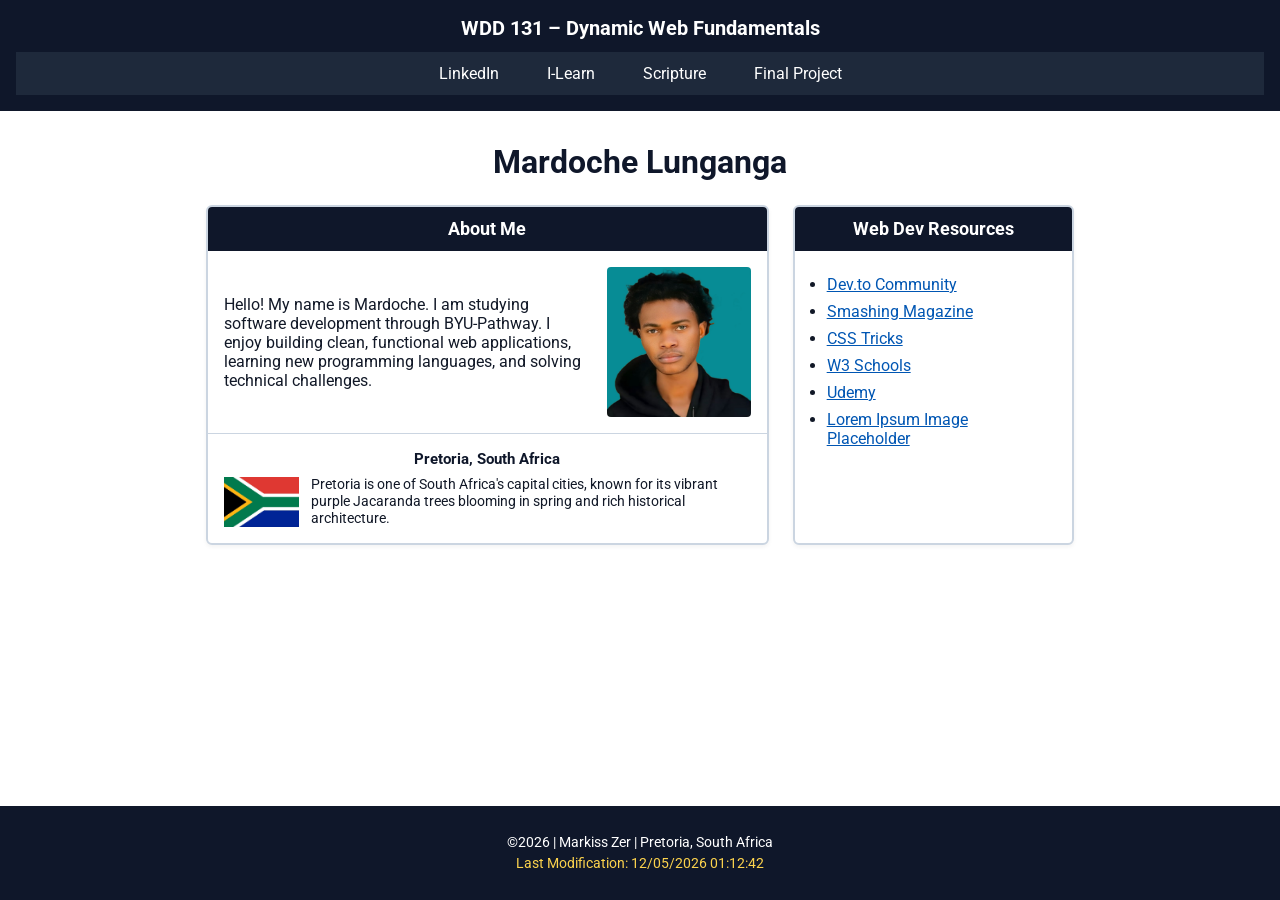
<file: index.html>
<!DOCTYPE html>
<html lang="en">

<head>
  <meta charset="UTF-8">
  <meta name="viewport" content="width=device-width, initial-scale=1.0">
  <title>WDD 131 – Dynamic Web Fundamentals – Markiss Zer</title>
  <meta name="description"
    content="WDD 131 – Dynamic Web Fundamentals - Markiss Zer - Course landing page showcasing web development projects, assignments, and resources.">
  <meta name="author" content="Markiss Zer">

  <!-- Google Fonts -->
  <link rel="preconnect" href="https://fonts.googleapis.com">
  <link rel="preconnect" href="https://fonts.gstatic.com" crossorigin>
  <link href="https://fonts.googleapis.com/css2?family=Roboto:wght@300;400;700&display=swap" rel="stylesheet">

  <!-- CSS stylesheet -->
  <link rel="stylesheet" href="styles/base.css">

  <!-- JavaScript with defer -->
  <script src="scripts/getdates.js" defer></script>
</head>

<body>
  <header>
    <span id="course-title">WDD 131 – Dynamic Web Fundamentals</span>
    <nav>
      <a href="https://www.linkedin.com" target="_blank">LinkedIn</a>
      <a href="https://byupw.instructure.com/" target="_blank">I-Learn</a>
      <a href="https://www.churchofjesuschrist.org/study/scriptures/bofm/1-ne/3?lang=eng&id=p7#p7"
        target="_blank">Scripture</a>
      <a href="#" target="_blank">Final Project</a>
    </nav>
  </header>

  <main>
    <h1>Mardoche Lunganga</h1>

    <div class="card-grid">
      <!-- First Card: About Me -->
      <section class="card">
        <h2>About Me</h2>
        <div class="card-content">
          <p>Hello! My name is Mardoche. I am studying software development through BYU-Pathway. I enjoy building clean,
            functional web applications, learning new programming languages, and solving technical challenges.</p>
          <img src="images/profile.jpg" alt="Profile photo of Mardoche" width="150" height="150">
        </div>
        <section class="sub-section">
          <h3>Pretoria, South Africa</h3>
          <div class="sub-content">
            <img src="images/flag.jpg" alt="South African Flag" width="80" height="50">
            <p>Pretoria is one of South Africa's capital cities, known for its vibrant purple Jacaranda trees blooming
              in spring and rich historical architecture.</p>
          </div>
        </section>
      </section>

      <!-- Second Card: Web Dev Resources -->
      <section class="card">
        <h2>Web Dev Resources</h2>
        <ul>
          <li><a href="https://dev.to" target="_blank">Dev.to Community</a></li>
          <li><a href="https://www.smashingmagazine.com" target="_blank">Smashing Magazine</a></li>
          <li><a href="https://css-tricks.com" target="_blank">CSS Tricks</a></li>
          <li><a href="https://www.w3schools.com" target="_blank">W3 Schools</a></li>
          <li><a href="https://www.udemy.com" target="_blank">Udemy</a></li>
          <li><a href="https://picsum.photos" target="_blank">Lorem Ipsum Image Placeholder</a></li>
        </ul>
      </section>
    </div>
  </main>

  <footer>
    <p>&copy;<span id="currentyear"></span> | Markiss Zer | Pretoria, South Africa</p>
    <p id="lastModified"></p>
  </footer>
</body>

</html>
</file>
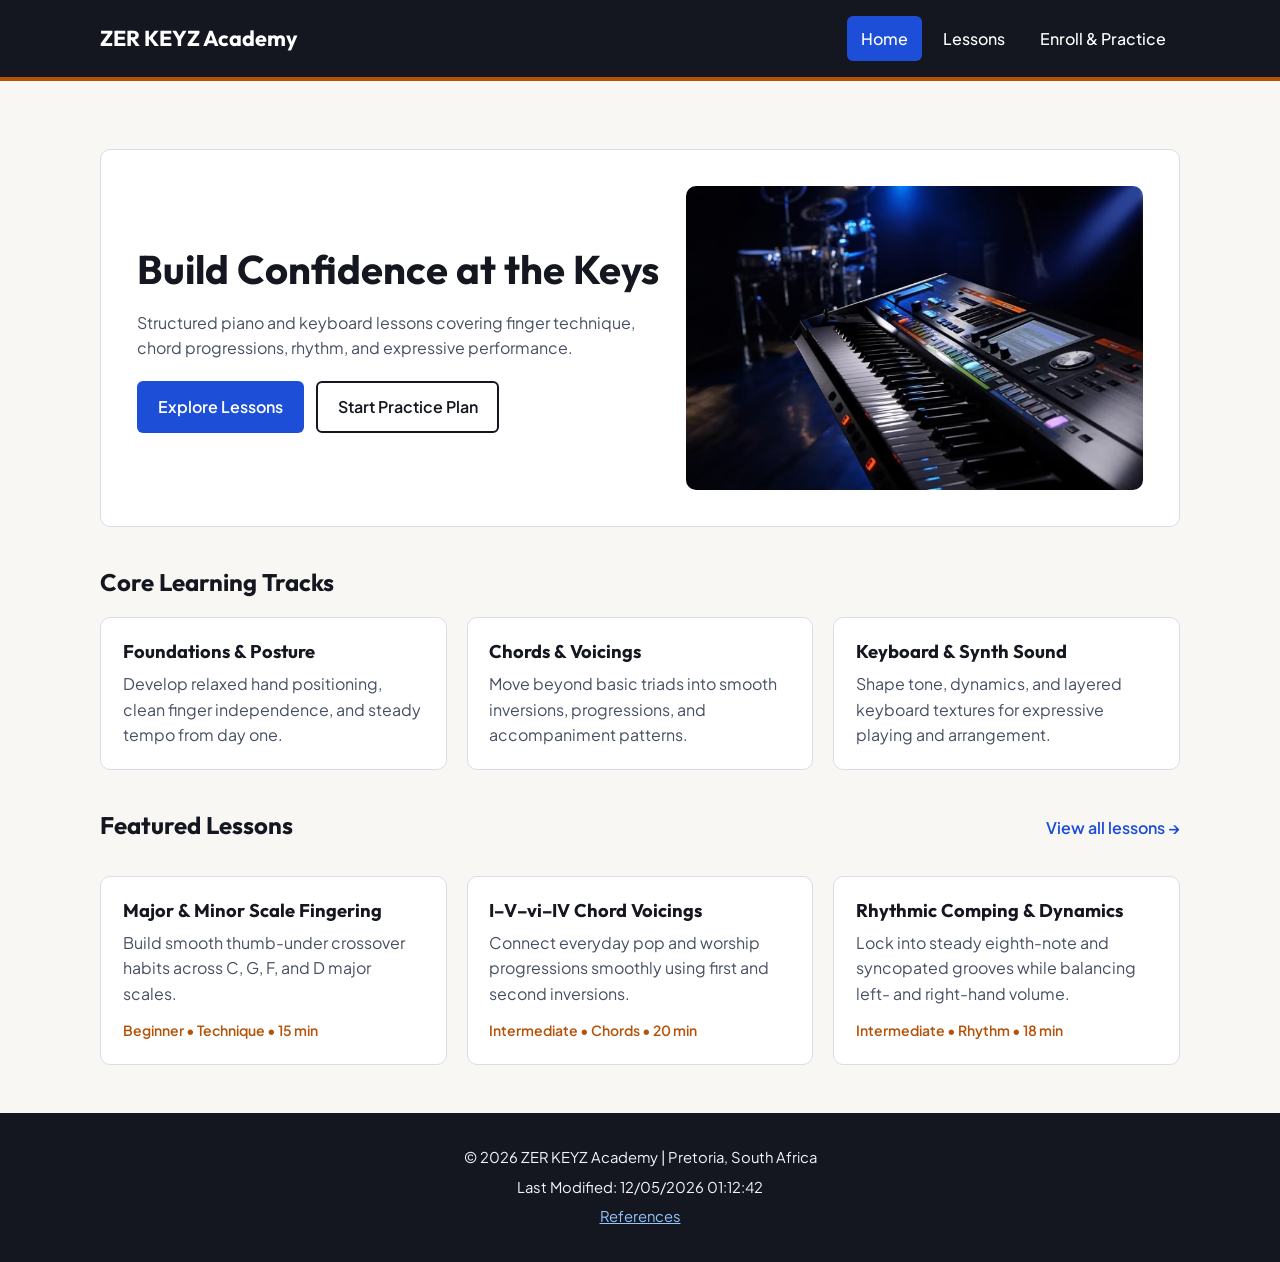
<file: projects/index.html>
<!DOCTYPE html>
<html lang="en">

<head>
  <meta charset="UTF-8">
  <meta name="viewport" content="width=device-width, initial-scale=1.0">
  <title>ZER KEYZ Academy | Piano &amp; Keyboard Learning</title>
  <meta name="description"
    content="Learn piano fundamentals, chords, keyboard voicings, and practice routines with ZER KEYZ Academy.">
  <meta name="author" content="Mardoche Lunganga">
  <link rel="preconnect" href="https://fonts.googleapis.com">
  <link rel="preconnect" href="https://fonts.gstatic.com" crossorigin>
  <link
    href="https://fonts.googleapis.com/css2?family=Outfit:wght@600;700&family=Plus+Jakarta+Sans:wght@400;500;600&display=swap"
    rel="stylesheet">
  <link rel="stylesheet" href="styles/base.css">
  <link rel="stylesheet" href="styles/large.css">
  <script src="scripts/main.js" defer></script>
</head>

<body>
  <header class="site-header">
    <div class="header-inner">
      <a class="brand" href="index.html">ZER KEYZ Academy</a>
      <button id="menu-toggle" class="menu-toggle" type="button" aria-expanded="false"
        aria-label="Toggle navigation menu">
        &#9776;
      </button>
      <nav id="primary-nav" class="primary-nav" aria-label="Main Navigation">
        <a href="index.html" class="active" aria-current="page">Home</a>
        <a href="lessons.html">Lessons</a>
        <a href="enroll.html">Enroll &amp; Practice</a>
      </nav>
    </div>
  </header>

  <main>
    <section class="hero">
      <div class="hero-content">
        <h1>Build Confidence at the Keys</h1>
        <p>Structured piano and keyboard lessons covering finger technique, chord progressions, rhythm, and expressive
          performance.</p>
        <div class="hero-actions">
          <a class="btn btn-primary" href="lessons.html">Explore Lessons</a>
          <a class="btn btn-secondary" href="enroll.html">Start Practice Plan</a>
        </div>
      </div>
      <div class="hero-media">
        <img src="images/hero-keys.webp" alt="Piano and keyboard keys prepared for a practice session" width="800"
          height="500">
      </div>
    </section>

    <section class="tracks-section" aria-labelledby="tracks-heading">
      <h2 id="tracks-heading">Core Learning Tracks</h2>
      <div class="card-grid">
        <article class="info-card">
          <h3>Foundations &amp; Posture</h3>
          <p>Develop relaxed hand positioning, clean finger independence, and steady tempo from day one.</p>
        </article>
        <article class="info-card">
          <h3>Chords &amp; Voicings</h3>
          <p>Move beyond basic triads into smooth inversions, progressions, and accompaniment patterns.</p>
        </article>
        <article class="info-card">
          <h3>Keyboard &amp; Synth Sound</h3>
          <p>Shape tone, dynamics, and layered keyboard textures for expressive playing and arrangement.</p>
        </article>
      </div>
    </section>

    <section class="featured-section" aria-labelledby="featured-heading">
      <div class="section-header">
        <h2 id="featured-heading">Featured Lessons</h2>
        <a href="lessons.html" class="text-link">View all lessons &rarr;</a>
      </div>
      <div id="featured-lessons" class="card-grid"></div>
    </section>
  </main>

  <footer class="site-footer">
    <p>&copy; <span id="current-year"></span> ZER KEYZ Academy | Pretoria, South Africa</p>
    <p id="last-modified"></p>
    <p><a href="references.html">References</a></p>
  </footer>
</body>

</html>
</file>
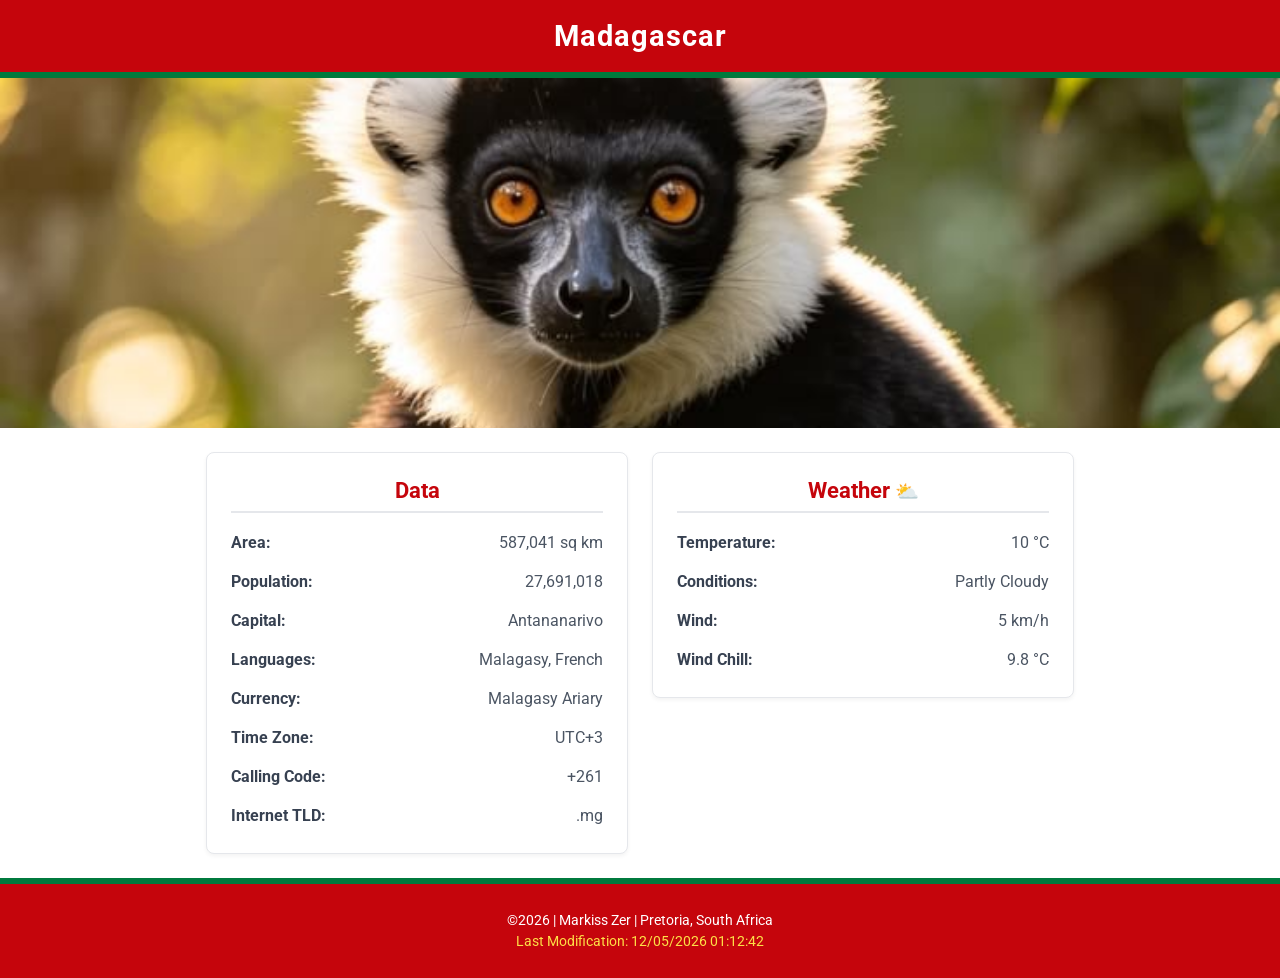
<file: place.html>
<!DOCTYPE html>
<html lang="en">

<head>
  <meta charset="UTF-8">
  <meta name="viewport" content="width=device-width, initial-scale=1.0">
  <title>WDD 131 – Country Page – Madagascar – Mardoche Lunganga</title>
  <meta name="description"
    content="WDD 131 Country Page assignment featuring Madagascar, responsive layout, CSS variables, and wind chill JavaScript calculation.">
  <meta name="author" content="Mardoche Lunganga">

  <!-- Google Fonts -->
  <link rel="preconnect" href="https://fonts.googleapis.com">
  <link rel="preconnect" href="https://fonts.gstatic.com" crossorigin>
  <link href="https://fonts.googleapis.com/css2?family=Roboto:wght@300;400;700&display=swap" rel="stylesheet">

  <!-- CSS Stylesheet -->
  <link rel="stylesheet" href="styles/place.css">
  <link rel="stylesheet" href="styles/place-large.css">

  <!-- JavaScript with defer -->
  <script src="scripts/place.js" defer></script>
</head>

<body>
  <header>
    <h1>Madagascar</h1>
  </header>

  <main>
    <div class="hero">
      <!-- Responsive WebP Image using srcset -->
      <picture>
        <source media="(min-width: 768px)" srcset="images/madagascar-large.webp">
        <img src="images/madagascar-medium.webp" alt="Lemur in Madagascar" width="1000" height="667" loading="lazy">
      </picture>
    </div>

    <div class="content-container">
      <section class="card data-card">
        <h2>Data</h2>
        <ul class="data-list">
          <li><span class="label">Area:</span> <span class="value">587,041 sq km</span></li>
          <li><span class="label">Population:</span> <span class="value">27,691,018</span></li>
          <li><span class="label">Capital:</span> <span class="value">Antananarivo</span></li>
          <li><span class="label">Languages:</span> <span class="value">Malagasy, French</span></li>
          <li><span class="label">Currency:</span> <span class="value">Malagasy Ariary</span></li>
          <li><span class="label">Time Zone:</span> <span class="value">UTC+3</span></li>
          <li><span class="label">Calling Code:</span> <span class="value">+261</span></li>
          <li><span class="label">Internet TLD:</span> <span class="value">.mg</span></li>
        </ul>
      </section>

      <section class="card weather-card">
        <h2>Weather</h2>
        <div class="weather-icon-container">
          <!-- SVG Weather Icon for Mobile view -->
          <svg class="weather-svg" xmlns="http://www.w3.org/2000/svg" viewBox="0 0 64 64" width="64" height="64"
            aria-label="Partly Cloudy Icon">
            <path fill="#f59e0b" d="M30 18a10 10 0 1 1-10-10 10 10 0 0 1 10 10z" />
            <path fill="#94a3b8"
              d="M46 32a12 12 0 0 0-22.1-6.5A10 10 0 0 0 14 34a10 10 0 0 0 10 10h22a10 10 0 0 0 0-20z" />
          </svg>
        </div>
        <ul class="data-list">
          <li><span class="label">Temperature:</span> <span id="temp" class="value">10 °C</span></li>
          <li><span class="label">Conditions:</span> <span class="value">Partly Cloudy</span></li>
          <li><span class="label">Wind:</span> <span id="wind" class="value">5 km/h</span></li>
          <li><span class="label">Wind Chill:</span> <span id="chill" class="value">0</span></li>
        </ul>
      </section>
    </div>
  </main>

  <footer>
    <p>&copy;<span id="currentyear"></span> | Markiss Zer | Pretoria, South Africa</p>
    <p id="lastModified"></p>
  </footer>
</body>

</html>
</file>
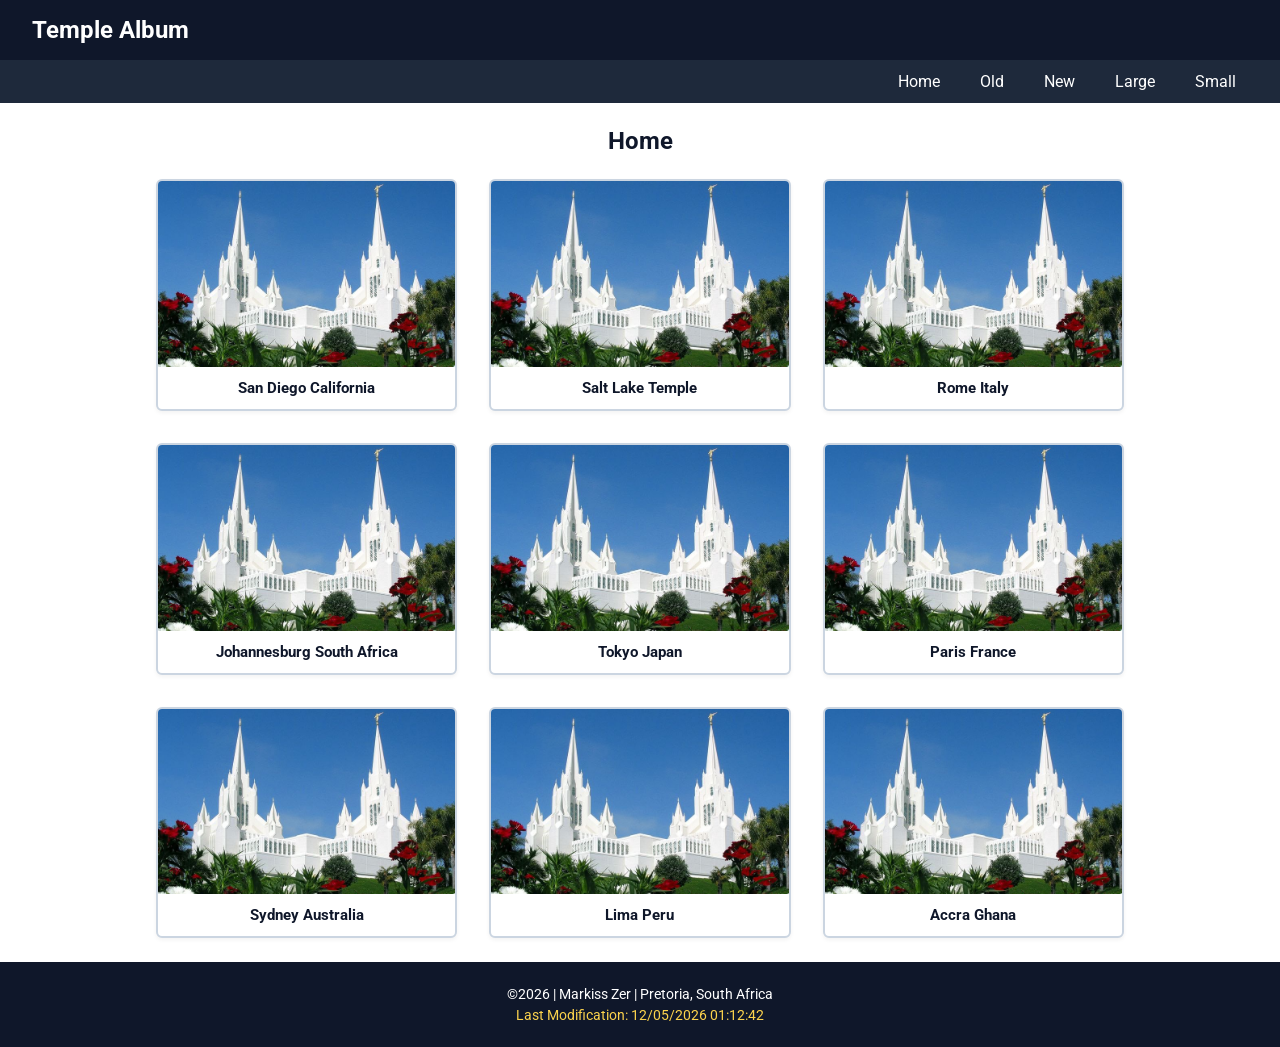
<file: temples.html>
<!DOCTYPE html>
<html lang="en">

<head>
  <meta charset="UTF-8">
  <meta name="viewport" content="width=device-width, initial-scale=1.0">
  <title>WDD 131 – Temple Album – Markiss Zer</title>
  <meta name="description"
    content="WDD 131 - Temple Album assignment showcasing responsive layouts, CSS Grid, Flexbox, and JavaScript interactivity.">
  <meta name="author" content="Markiss Zer">

  <!-- Google Fonts -->
  <link rel="preconnect" href="https://fonts.googleapis.com">
  <link rel="preconnect" href="https://fonts.gstatic.com" crossorigin>
  <link href="https://fonts.googleapis.com/css2?family=Roboto:wght@300;400;700&display=swap" rel="stylesheet">

  <!-- CSS Stylesheets (Mobile-first order) -->
  <link rel="stylesheet" href="styles/temples.css">
  <link rel="stylesheet" href="styles/temples-large.css">

  <!-- JavaScript with defer -->
  <script src="scripts/temples.js" defer></script>
</head>

<body>
  <header>
    <div class="header-container">
      <h1>Temple Album</h1>
      <button id="menu" aria-label="Open Navigation Menu"></button>
    </div>
    <nav class="navigation">
      <a href="#">Home</a>
      <a href="#">Old</a>
      <a href="#">New</a>
      <a href="#">Large</a>
      <a href="#">Small</a>
    </nav>
  </header>

  <main>
    <h2>Home</h2>
    <div class="res-grid">
      <figure>
        <img src="images/temple.jpg" alt="San Diego California Temple" loading="lazy">
        <figcaption>San Diego California</figcaption>
      </figure>
      <figure>
        <img src="images/temple.jpg" alt="Salt Lake Temple" loading="lazy">
        <figcaption>Salt Lake Temple</figcaption>
      </figure>
      <figure>
        <img src="images/temple.jpg" alt="Rome Italy Temple" loading="lazy">
        <figcaption>Rome Italy</figcaption>
      </figure>
      <figure>
        <img src="images/temple.jpg" alt="Johannesburg South Africa Temple" loading="lazy">
        <figcaption>Johannesburg South Africa</figcaption>
      </figure>
      <figure>
        <img src="images/temple.jpg" alt="Tokyo Japan Temple" loading="lazy">
        <figcaption>Tokyo Japan</figcaption>
      </figure>
      <figure>
        <img src="images/temple.jpg" alt="Paris France Temple" loading="lazy">
        <figcaption>Paris France</figcaption>
      </figure>
      <figure>
        <img src="images/temple.jpg" alt="Sydney Australia Temple" loading="lazy">
        <figcaption>Sydney Australia</figcaption>
      </figure>
      <figure>
        <img src="images/temple.jpg" alt="Lima Peru Temple" loading="lazy">
        <figcaption>Lima Peru</figcaption>
      </figure>
      <figure>
        <img src="images/temple.jpg" alt="Accra Ghana Temple" loading="lazy">
        <figcaption>Accra Ghana</figcaption>
      </figure>
    </div>
  </main>

  <footer>
    <p>&copy;<span id="currentyear"></span> | Markiss Zer | Pretoria, South Africa</p>
    <p id="lastModified"></p>
  </footer>
</body>

</html>
</file>
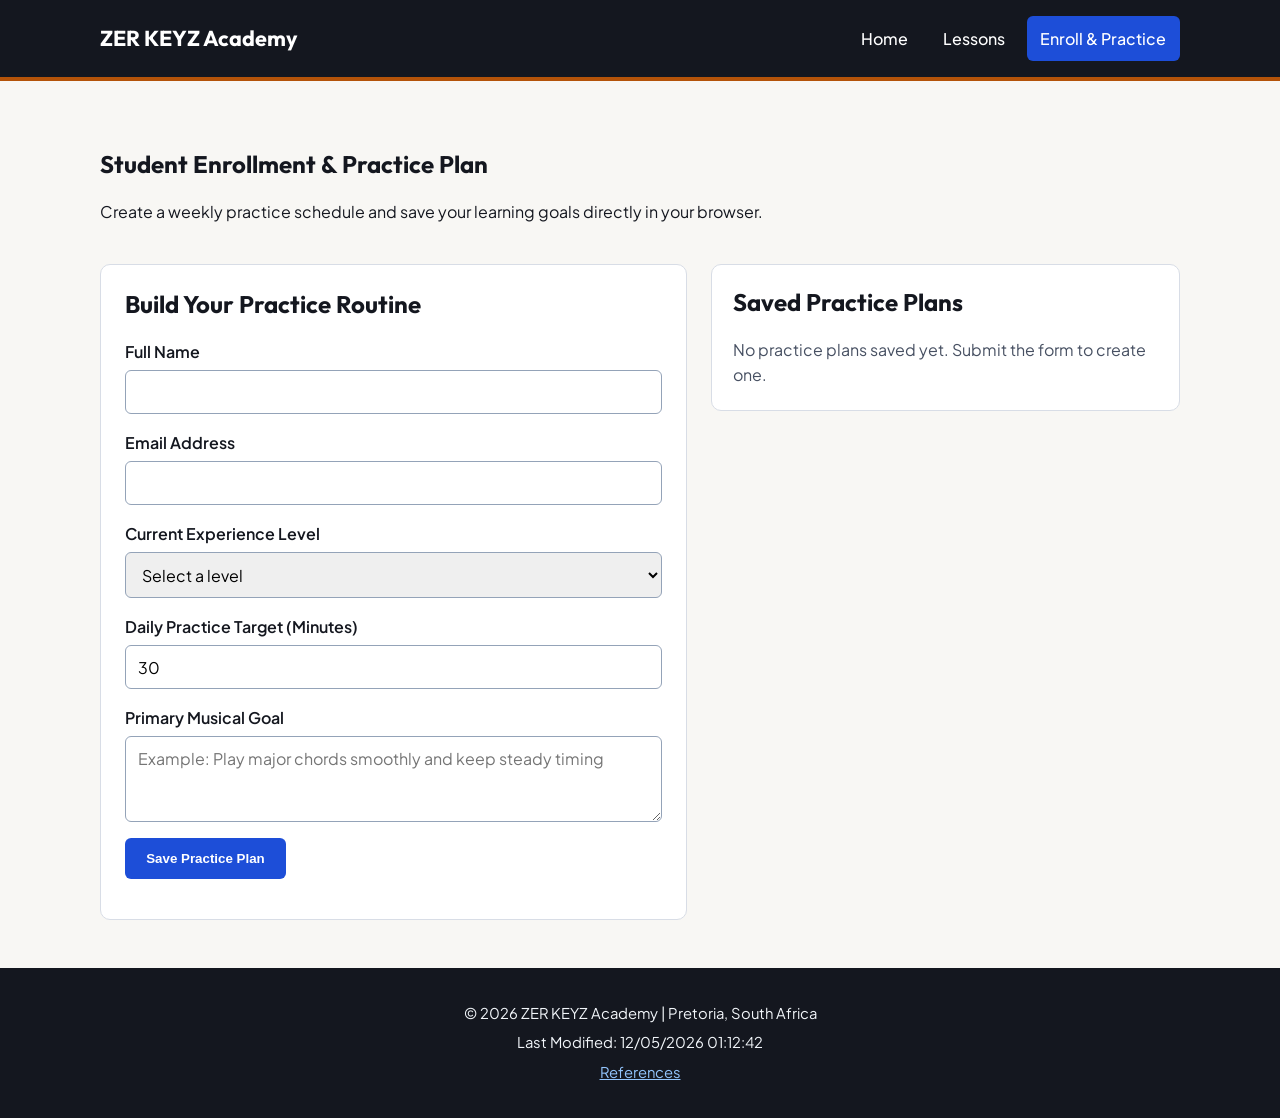
<file: projects/enroll.html>
<!DOCTYPE html>
<html lang="en">

<head>
  <meta charset="UTF-8">
  <meta name="viewport" content="width=device-width, initial-scale=1.0">
  <title>Enroll &amp; Practice Plan | ZER KEYZ Academy</title>
  <meta name="description"
    content="Enroll at ZER KEYZ Academy and save a personalized weekly piano or keyboard practice routine.">
  <meta name="author" content="Mardoche Lunganga">
  <link rel="preconnect" href="https://fonts.googleapis.com">
  <link rel="preconnect" href="https://fonts.gstatic.com" crossorigin>
  <link
    href="https://fonts.googleapis.com/css2?family=Outfit:wght@600;700&family=Plus+Jakarta+Sans:wght@400;500;600&display=swap"
    rel="stylesheet">
  <link rel="stylesheet" href="styles/base.css">
  <link rel="stylesheet" href="styles/large.css">
  <script src="scripts/main.js" defer></script>
  <script src="scripts/enroll.js" defer></script>
</head>

<body>
  <header class="site-header">
    <div class="header-inner">
      <a class="brand" href="index.html">ZER KEYZ Academy</a>
      <button id="menu-toggle" class="menu-toggle" type="button" aria-expanded="false"
        aria-label="Toggle navigation menu">
        &#9776;
      </button>
      <nav id="primary-nav" class="primary-nav" aria-label="Main Navigation">
        <a href="index.html">Home</a>
        <a href="lessons.html">Lessons</a>
        <a href="enroll.html" class="active" aria-current="page">Enroll &amp; Practice</a>
      </nav>
    </div>
  </header>

  <main>
    <section class="page-intro">
      <h1>Student Enrollment &amp; Practice Plan</h1>
      <p>Create a weekly practice schedule and save your learning goals directly in your browser.</p>
    </section>

    <section class="form-layout" aria-labelledby="form-heading">
      <form id="practice-form" class="academy-form" novalidate>
        <h2 id="form-heading">Build Your Practice Routine</h2>

        <div class="form-group">
          <label for="student-name">Full Name</label>
          <input id="student-name" name="studentName" type="text" required autocomplete="name">
        </div>

        <div class="form-group">
          <label for="student-email">Email Address</label>
          <input id="student-email" name="studentEmail" type="email" required autocomplete="email">
        </div>

        <div class="form-group">
          <label for="skill-level">Current Experience Level</label>
          <select id="skill-level" name="skillLevel" required>
            <option value="">Select a level</option>
            <option value="Beginner">Beginner</option>
            <option value="Intermediate">Intermediate</option>
            <option value="Returning Player">Returning Player</option>
          </select>
        </div>

        <div class="form-group">
          <label for="minutes-per-day">Daily Practice Target (Minutes)</label>
          <input id="minutes-per-day" name="minutesPerDay" type="number" min="10" max="180" value="30" required>
        </div>

        <div class="form-group">
          <label for="practice-notes">Primary Musical Goal</label>
          <textarea id="practice-notes" name="practiceNotes" rows="3"
            placeholder="Example: Play major chords smoothly and keep steady timing"></textarea>
        </div>

        <button type="submit" class="btn btn-primary">Save Practice Plan</button>
        <p id="form-feedback" class="feedback-msg" role="status" aria-live="polite"></p>
      </form>

      <aside id="saved-plans-section" class="info-card" aria-labelledby="saved-heading">
        <h2 id="saved-heading">Saved Practice Plans</h2>
        <div id="saved-plans-list"></div>
      </aside>
    </section>
  </main>

  <footer class="site-footer">
    <p>&copy; <span id="current-year"></span> ZER KEYZ Academy | Pretoria, South Africa</p>
    <p id="last-modified"></p>
    <p><a href="references.html">References</a></p>
  </footer>
</body>

</html>
</file>
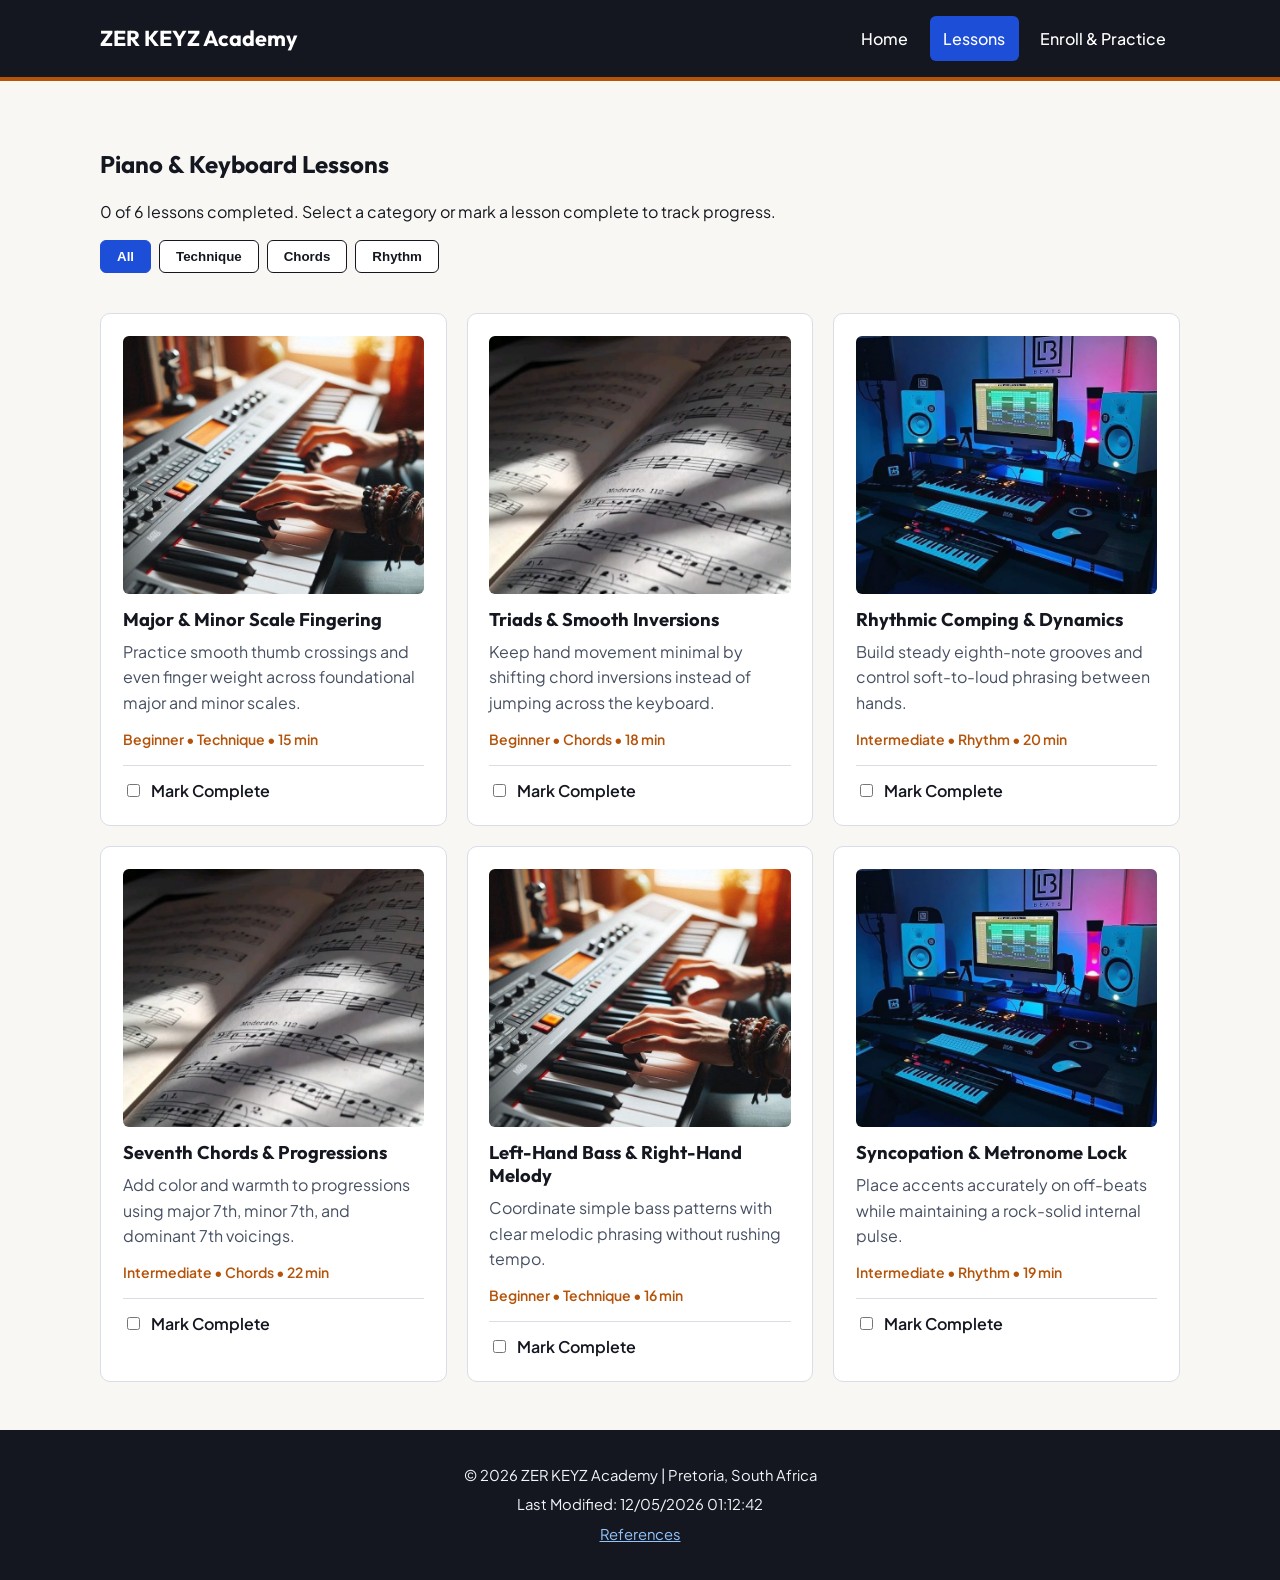
<file: projects/lessons.html>
<!DOCTYPE html>
<html lang="en">

<head>
  <meta charset="UTF-8">
  <meta name="viewport" content="width=device-width, initial-scale=1.0">
  <title>Lessons | ZER KEYZ Academy</title>
  <meta name="description"
    content="Browse filterable piano and keyboard lessons by category and track completed practice modules at ZER KEYZ Academy.">
  <meta name="author" content="Mardoche Lunganga">
  <link rel="preconnect" href="https://fonts.googleapis.com">
  <link rel="preconnect" href="https://fonts.gstatic.com" crossorigin>
  <link
    href="https://fonts.googleapis.com/css2?family=Outfit:wght@600;700&family=Plus+Jakarta+Sans:wght@400;500;600&display=swap"
    rel="stylesheet">
  <link rel="stylesheet" href="styles/base.css">
  <link rel="stylesheet" href="styles/large.css">
  <script src="scripts/main.js" defer></script>
  <script src="scripts/lessons.js" defer></script>
</head>

<body>
  <header class="site-header">
    <div class="header-inner">
      <a class="brand" href="index.html">ZER KEYZ Academy</a>
      <button id="menu-toggle" class="menu-toggle" type="button" aria-expanded="false"
        aria-label="Toggle navigation menu">
        &#9776;
      </button>
      <nav id="primary-nav" class="primary-nav" aria-label="Main Navigation">
        <a href="index.html">Home</a>
        <a href="lessons.html" class="active" aria-current="page">Lessons</a>
        <a href="enroll.html">Enroll &amp; Practice</a>
      </nav>
    </div>
  </header>

  <main>
    <section class="page-intro">
      <h1>Piano &amp; Keyboard Lessons</h1>
      <p id="progress-summary">Filter lessons by focus area and mark modules complete as you practice.</p>
      <div class="filter-bar" role="group" aria-label="Filter lessons by category">
        <button type="button" class="filter-btn active" data-category="All">All</button>
        <button type="button" class="filter-btn" data-category="Technique">Technique</button>
        <button type="button" class="filter-btn" data-category="Chords">Chords</button>
        <button type="button" class="filter-btn" data-category="Rhythm">Rhythm</button>
      </div>
    </section>

    <section aria-labelledby="catalog-heading">
      <h2 id="catalog-heading" class="visually-hidden">Lesson Catalog</h2>
      <div id="lessons-grid" class="card-grid"></div>
    </section>
  </main>

  <footer class="site-footer">
    <p>&copy; <span id="current-year"></span> ZER KEYZ Academy | Pretoria, South Africa</p>
    <p id="last-modified"></p>
    <p><a href="references.html">References</a></p>
  </footer>
</body>

</html>
</file>
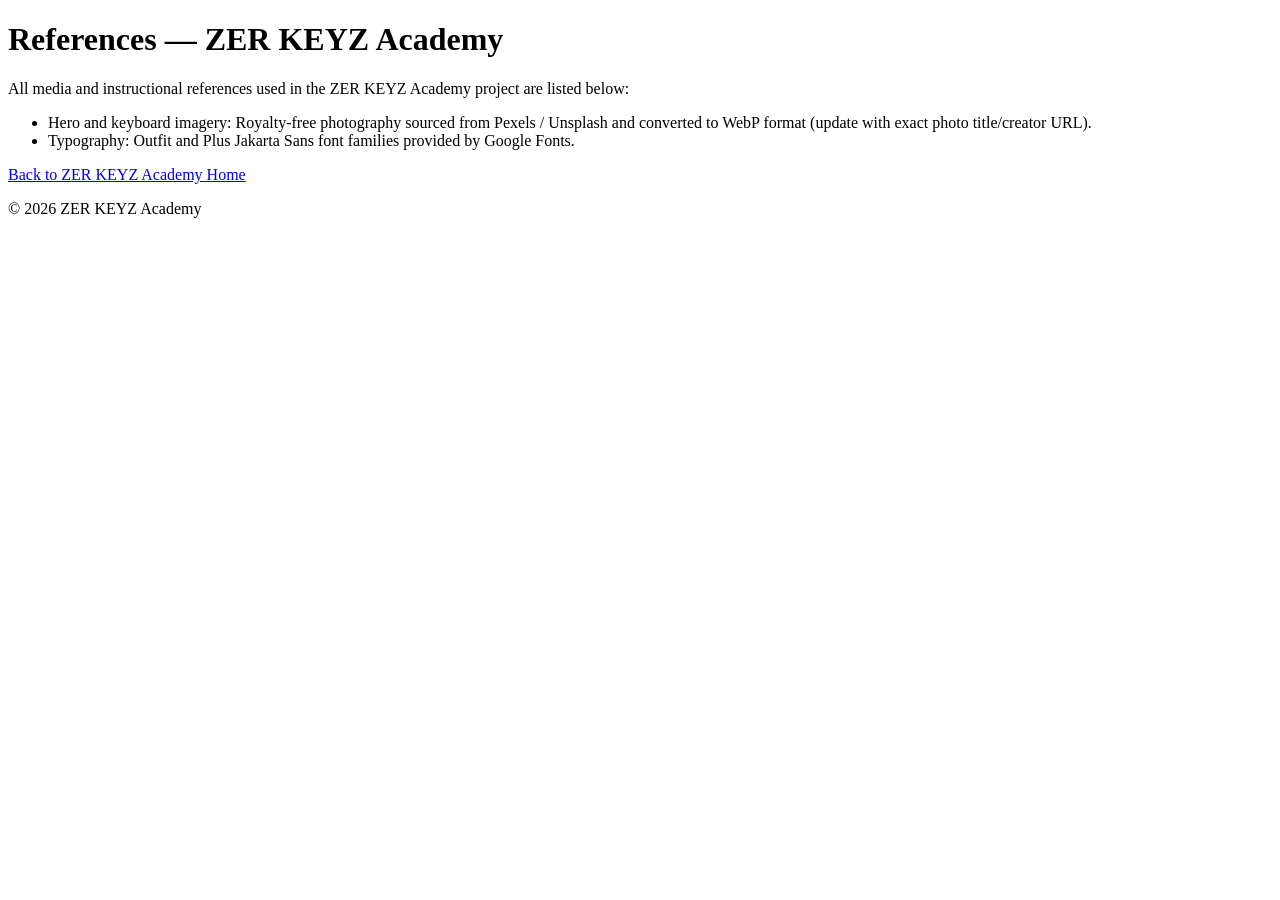
<file: projects/references.html>
<!DOCTYPE html>
<html lang="en">

<head>
  <meta charset="UTF-8">
  <meta name="viewport" content="width=device-width, initial-scale=1.0">
  <title>References | ZER KEYZ Academy</title>
</head>

<body>
  <header>
    <h1>References — ZER KEYZ Academy</h1>
  </header>

  <main>
    <p>All media and instructional references used in the ZER KEYZ Academy project are listed below:</p>
    <ul>
      <li>Hero and keyboard imagery: Royalty-free photography sourced from Pexels / Unsplash and converted to WebP
        format (update with exact photo title/creator URL).</li>
      <li>Typography: Outfit and Plus Jakarta Sans font families provided by Google Fonts.</li>
    </ul>
    <p><a href="index.html">Back to ZER KEYZ Academy Home</a></p>
  </main>

  <footer>
    <p>&copy; 2026 ZER KEYZ Academy</p>
  </footer>
</body>

</html>
</file>
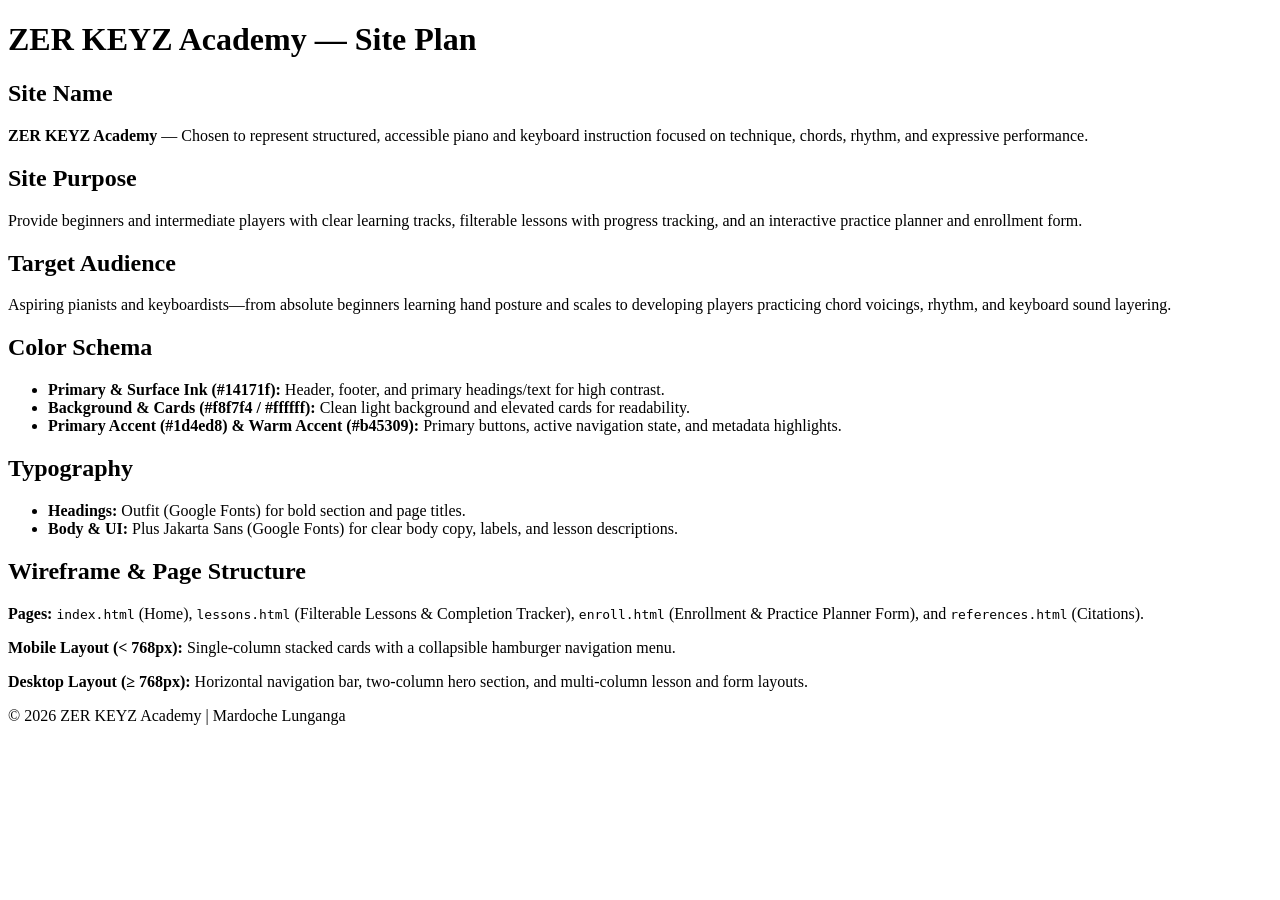
<file: projects/siteplan.html>
<!DOCTYPE html>
<html lang="en">

<head>
  <meta charset="UTF-8">
  <meta name="viewport" content="width=device-width, initial-scale=1.0">
  <title>Site Plan | ZER KEYZ Academy</title>
  <meta name="description"
    content="Website planning document for ZER KEYZ Academy covering purpose, audience, color palette, typography, and layout wireframes.">
  <meta name="author" content="Mardoche Lunganga">
</head>

<body>
  <header>
    <h1>ZER KEYZ Academy — Site Plan</h1>
  </header>

  <main>
    <section>
      <h2>Site Name</h2>
      <p><strong>ZER KEYZ Academy</strong> — Chosen to represent structured, accessible piano and keyboard instruction
        focused on technique, chords, rhythm, and expressive performance.</p>
    </section>

    <section>
      <h2>Site Purpose</h2>
      <p>Provide beginners and intermediate players with clear learning tracks, filterable lessons with progress
        tracking, and an interactive practice planner and enrollment form.</p>
    </section>

    <section>
      <h2>Target Audience</h2>
      <p>Aspiring pianists and keyboardists—from absolute beginners learning hand posture and scales to developing
        players practicing chord voicings, rhythm, and keyboard sound layering.</p>
    </section>

    <section>
      <h2>Color Schema</h2>
      <ul>
        <li><strong>Primary &amp; Surface Ink (#14171f):</strong> Header, footer, and primary headings/text for high
          contrast.</li>
        <li><strong>Background &amp; Cards (#f8f7f4 / #ffffff):</strong> Clean light background and elevated cards for
          readability.</li>
        <li><strong>Primary Accent (#1d4ed8) &amp; Warm Accent (#b45309):</strong> Primary buttons, active navigation
          state, and metadata highlights.</li>
      </ul>
    </section>

    <section>
      <h2>Typography</h2>
      <ul>
        <li><strong>Headings:</strong> Outfit (Google Fonts) for bold section and page titles.</li>
        <li><strong>Body &amp; UI:</strong> Plus Jakarta Sans (Google Fonts) for clear body copy, labels, and lesson
          descriptions.</li>
      </ul>
    </section>

    <section>
      <h2>Wireframe &amp; Page Structure</h2>
      <p><strong>Pages:</strong> <code>index.html</code> (Home), <code>lessons.html</code> (Filterable Lessons &amp;
        Completion Tracker), <code>enroll.html</code> (Enrollment &amp; Practice Planner Form), and
        <code>references.html</code> (Citations).</p>
      <p><strong>Mobile Layout (&lt; 768px):</strong> Single-column stacked cards with a collapsible hamburger
        navigation menu.</p>
      <p><strong>Desktop Layout (&ge; 768px):</strong> Horizontal navigation bar, two-column hero section, and
        multi-column lesson and form layouts.</p>
    </section>
  </main>

  <footer>
    <p>&copy; 2026 ZER KEYZ Academy | Mardoche Lunganga</p>
  </footer>
</body>

</html>
</file>
<file: styles/base.css>
/* Base Styles & Typography */
* {
  box-sizing: border-box;
  margin: 0;
  padding: 0;
}

body {
  font-family: 'Roboto', sans-serif;
  background-color: #ffffff;
  /* Clean white background for max contrast */
  color: #111827;
  /* Dark near-black for high contrast readability */
  display: flex;
  flex-direction: column;
  min-height: 100vh;
}

/* Header & Flex Navigation */
header {
  background-color: #0f172a;
  /* Deep accessible navy */
  color: #ffffff;
  text-align: center;
  padding: 1rem;
}

#course-title {
  display: block;
  font-size: 1.25rem;
  font-weight: 700;
  margin-bottom: 0.75rem;
}

nav {
  display: flex;
  justify-content: center;
  background-color: #1e293b;
  flex-wrap: wrap;
}

nav a {
  color: #ffffff;
  /* White text on dark navy background has high contrast */
  padding: 0.75rem 1.5rem;
  text-decoration: none;
  display: block;
  transition: background-color 0.3s ease;
}

nav a:hover {
  background-color: #334155;
  text-decoration: underline;
}

/* Main Content Layout (CSS Grid) */
main {
  max-width: 900px;
  width: 100%;
  margin: 2rem auto;
  padding: 0 1rem;
  flex: 1;
}

main h1 {
  text-align: center;
  margin-bottom: 1.5rem;
  color: #0f172a;
}

.card-grid {
  display: grid;
  grid-template-columns: 2fr 1fr;
  gap: 1.5rem;
}

@media (max-width: 768px) {
  .card-grid {
    grid-template-columns: 1fr;
  }
}

.card {
  background: #ffffff;
  border: 2px solid #cbd5e1;
  /* Clear borders */
  border-radius: 6px;
  box-shadow: 0 2px 4px rgba(0, 0, 0, 0.05);
  overflow: hidden;
}

.card h2 {
  background-color: #0f172a;
  color: #ffffff;
  padding: 0.75rem 1rem;
  font-size: 1.1rem;
  text-align: center;
}

.card-content {
  padding: 1rem;
  display: flex;
  gap: 1rem;
  align-items: center;
}

.card-content img {
  border-radius: 4px;
  object-fit: cover;
}

.sub-section {
  border-top: 1px solid #cbd5e1;
  padding: 1rem;
}

.sub-section h3 {
  font-size: 0.95rem;
  margin-bottom: 0.5rem;
  color: #0f172a;
  text-align: center;
}

.sub-content {
  display: flex;
  gap: 0.75rem;
  align-items: center;
  font-size: 0.9rem;
}

.card ul {
  list-style-type: disc;
  padding: 1.5rem 2rem;
}

.card ul li {
  margin-bottom: 0.5rem;
}

.card ul li a {
  color: #0056b3;
  /* Darker accessible blue for links on white backgrounds */
  text-decoration: underline;
}

.card ul li a:hover {
  color: #003d82;
}

/* Footer */
footer {
  background-color: #0f172a;
  color: #ffffff;
  text-align: center;
  padding: 1.5rem;
  margin-top: auto;
  font-size: 0.9rem;
}

footer p {
  margin: 0.25rem 0;
}

#lastModified {
  color: #fcd34d;
  /* Bright high-contrast gold text */
}
</file>
<file: projects/styles/base.css>
:root {
  --bg-surface: #f8f7f4;
  --card-surface: #ffffff;
  --ink-primary: #14171f;
  --ink-secondary: #475062;
  --accent-primary: #1d4ed8;
  --accent-primary-hover: #1e40af;
  --accent-warm: #b45309;
  --border-subtle: #d8dde6;
  --radius-md: 10px;
}

*,
*::before,
*::after {
  box-sizing: border-box;
}

body {
  margin: 0;
  font-family: "Plus Jakarta Sans", sans-serif;
  line-height: 1.6;
  color: var(--ink-primary);
  background-color: var(--bg-surface);
}

h1,
h2,
h3 {
  font-family: "Outfit", sans-serif;
  line-height: 1.25;
  margin-top: 0;
}

img {
  max-width: 100%;
  height: auto;
  display: block;
}

/* Header & Navigation */
.site-header {
  background-color: var(--ink-primary);
  color: #ffffff;
  border-bottom: 4px solid var(--accent-warm);
}

.header-inner {
  max-width: 1120px;
  margin: 0 auto;
  padding: 1rem 1.25rem;
  display: flex;
  flex-wrap: wrap;
  align-items: center;
  justify-content: space-between;
  gap: 1rem;
}

.brand {
  color: #ffffff;
  text-decoration: none;
  font-family: "Outfit", sans-serif;
  font-size: 1.35rem;
  font-weight: 700;
}

.menu-toggle {
  background-color: transparent;
  color: #ffffff;
  border: 1px solid rgba(255, 255, 255, 0.35);
  border-radius: 6px;
  padding: 0.4rem 0.75rem;
  font-size: 1.25rem;
  cursor: pointer;
}

.menu-toggle:hover,
.menu-toggle:focus-visible {
  background-color: rgba(255, 255, 255, 0.12);
}

.primary-nav {
  display: none;
  flex-direction: column;
  width: 100%;
  gap: 0.5rem;
}

.primary-nav.open {
  display: flex;
}

.primary-nav a {
  color: #ffffff;
  text-decoration: none;
  padding: 0.6rem 0.85rem;
  border-radius: 6px;
  font-weight: 500;
}

.primary-nav a:hover,
.primary-nav a:focus-visible {
  background-color: rgba(255, 255, 255, 0.14);
}

.primary-nav a.active {
  background-color: var(--accent-primary);
}

/* Main Content */
main {
  max-width: 1120px;
  margin: 0 auto;
  padding: 1.75rem 1.25rem 3rem;
}

.hero {
  display: grid;
  grid-template-columns: 1fr;
  gap: 1.5rem;
  align-items: center;
  background-color: var(--card-surface);
  padding: 1.5rem;
  border-radius: var(--radius-md);
  border: 1px solid var(--border-subtle);
}

.hero h1 {
  font-size: 2rem;
  margin-bottom: 0.75rem;
}

.hero p {
  color: var(--ink-secondary);
  margin-bottom: 1.25rem;
}

.hero-actions {
  display: flex;
  flex-wrap: wrap;
  gap: 0.75rem;
}

.hero-media img {
  border-radius: var(--radius-md);
}

.btn {
  display: inline-block;
  padding: 0.7rem 1.2rem;
  border-radius: 6px;
  text-decoration: none;
  font-weight: 600;
  border: 2px solid transparent;
}

.btn-primary {
  background-color: var(--accent-primary);
  color: #ffffff;
}

.btn-primary:hover,
.btn-primary:focus-visible {
  background-color: var(--accent-primary-hover);
}

.btn-secondary {
  background-color: transparent;
  color: var(--ink-primary);
  border-color: var(--ink-primary);
}

.btn-secondary:hover,
.btn-secondary:focus-visible {
  background-color: var(--ink-primary);
  color: #ffffff;
}

section {
  margin-top: 2.5rem;
}

.section-header {
  display: flex;
  align-items: baseline;
  justify-content: space-between;
  gap: 1rem;
  margin-bottom: 1rem;
}

.text-link {
  color: var(--accent-primary);
  font-weight: 600;
  text-decoration: none;
}

.text-link:hover,
.text-link:focus-visible {
  text-decoration: underline;
}

.card-grid {
  display: grid;
  grid-template-columns: 1fr;
  gap: 1.25rem;
}

.info-card {
  background-color: var(--card-surface);
  border: 1px solid var(--border-subtle);
  border-radius: var(--radius-md);
  padding: 1.35rem;
}

.info-card h3 {
  margin-bottom: 0.5rem;
  font-size: 1.15rem;
}

.info-card p {
  margin: 0.4rem 0 0;
  color: var(--ink-secondary);
}

.lesson-meta {
  display: inline-block;
  margin-top: 0.75rem;
  font-size: 0.875rem;
  font-weight: 600;
  color: var(--accent-warm);
}

/* Footer */
.site-footer {
  background-color: var(--ink-primary);
  color: #f1f5f9;
  text-align: center;
  padding: 1.75rem 1.25rem;
  font-size: 0.925rem;
}

.site-footer p {
  margin: 0.35rem 0;
}

.site-footer a {
  color: #93c5fd;
}

.visually-hidden {
  position: absolute;
  width: 1px;
  height: 1px;
  overflow: hidden;
  clip: rect(0 0 0 0);
  white-space: nowrap;
}

.filter-bar {
  display: flex;
  flex-wrap: wrap;
  gap: 0.5rem;
  margin-top: 1rem;
}

.filter-btn {
  padding: 0.5rem 1rem;
  border: 1px solid var(--ink-primary);
  background-color: var(--card-surface);
  color: var(--ink-primary);
  border-radius: 6px;
  font-weight: 600;
  cursor: pointer;
}

.filter-btn.active,
.filter-btn:hover,
.filter-btn:focus-visible {
  background-color: var(--accent-primary);
  border-color: var(--accent-primary);
  color: #ffffff;
}

.info-card img {
  border-radius: 6px;
  margin-bottom: 0.85rem;
}

.card-actions {
  margin-top: 0.85rem;
  padding-top: 0.75rem;
  border-top: 1px solid var(--border-subtle);
}

.complete-toggle {
  display: inline-flex;
  align-items: center;
  gap: 0.5rem;
  font-weight: 600;
  cursor: pointer;
}

.form-layout {
  display: grid;
  grid-template-columns: 1fr;
  gap: 1.5rem;
}

.academy-form {
  background-color: var(--card-surface);
  border: 1px solid var(--border-subtle);
  border-radius: var(--radius-md);
  padding: 1.5rem;
}

.form-group {
  display: flex;
  flex-direction: column;
  gap: 0.35rem;
  margin-bottom: 1rem;
}

.form-group label {
  font-weight: 600;
}

.form-group input,
.form-group select,
.form-group textarea {
  padding: 0.65rem 0.75rem;
  border: 1px solid #94a3b8;
  border-radius: 6px;
  font-family: inherit;
  font-size: 1rem;
}

.feedback-msg {
  margin-top: 0.85rem;
  font-weight: 600;
  color: var(--accent-primary);
}

.plan-item {
  padding: 0.85rem 0;
  border-top: 1px solid var(--border-subtle);
}

.plan-item:first-child {
  border-top: none;
  padding-top: 0;
}
</file>
<file: projects/styles/large.css>
@media (min-width: 768px) {
  .menu-toggle {
    display: none;
  }

  .primary-nav {
    display: flex;
    flex-direction: row;
    width: auto;
    gap: 0.5rem;
  }

  .hero {
    grid-template-columns: 1.15fr 1fr;
    padding: 2.25rem;
  }

  .hero h1 {
    font-size: 2.5rem;
  }

  .card-grid {
    grid-template-columns: repeat(3, 1fr);
  }
    .form-layout {
      grid-template-columns: 1.25fr 1fr;
      align-items: start;
    }
}
</file>
<file: styles/place.css>
/* CSS Variables & Theme Setup */
:root {
  --primary-color: #c5050c;
  /* Madagascar Red */
  --secondary-color: #007a3d;
  /* Madagascar Green */
  --bg-color: #ffffff;
  --card-bg: #ffffff;
  --text-color: #111827;
  --border-color: #e5e7eb;
}

* {
  box-sizing: border-box;
  margin: 0;
  padding: 0;
}

body {
  font-family: 'Roboto', sans-serif;
  background-color: var(--bg-color);
  color: var(--text-color);
  display: flex;
  flex-direction: column;
  min-height: 100vh;
}

/* Header */
header {
  background-color: var(--primary-color);
  color: white;
  text-align: center;
  padding: 1.2rem;
  border-bottom: 6px solid var(--secondary-color);
}

header h1 {
  font-size: 1.8rem;
  letter-spacing: 1px;
}

.hero {
  width: 100%;
  height: 350px;
  /* Adjust height if you want it taller or shorter */
  overflow: hidden;
}

.hero picture,
.hero img {
  width: 100%;
  height: 100%;
  display: block;
  object-fit: cover;
  object-position: center 30%;
  /* This shifts the focus down slightly so the lemur is perfectly centered */
}

/* Content Container */
.content-container {
  max-width: 900px;
  width: 100%;
  margin: 1.5rem auto;
  padding: 0 1rem;
  display: flex;
  flex-direction: column;
  gap: 1.5rem;
  flex: 1;
}

/* Cards */
.card {
  background: var(--card-bg);
  border: 1px solid var(--border-color);
  border-radius: 8px;
  padding: 1.5rem;
  box-shadow: 0 2px 4px rgba(0, 0, 0, 0.05);
}

.card h2 {
  text-align: center;
  color: var(--primary-color);
  margin-bottom: 1rem;
  font-size: 1.4rem;
  border-bottom: 2px solid var(--border-color);
  padding-bottom: 0.5rem;
}

/* Data Lists */
.data-list {
  list-style: none;
  display: flex;
  flex-direction: column;
  gap: 0.75rem;
}

.data-list li {
  display: flex;
  justify-content: space-between;
  font-size: 1rem;
  padding: 0.25rem 0;
}

.label {
  font-weight: 700;
  color: #374151;
}

.value {
  color: #4b5563;
}

/* Weather Icon - Mobile SVG display */
.weather-icon-container {
  display: flex;
  justify-content: center;
  margin-bottom: 1rem;
}

.weather-svg {
  display: block;
}

/* Footer */
footer {
  background-color: var(--primary-color);
  color: white;
  text-align: center;
  padding: 1.5rem;
  margin-top: auto;
  font-size: 0.9rem;
  border-top: 6px solid var(--secondary-color);
}

footer p {
  margin: 0.25rem 0;
}

#lastModified {
  color: #fde047;
}
</file>
<file: styles/place-large.css>
@media (min-width: 768px) {

  /* Side-by-side card layout on wider screens matching wireframes */
  .content-container {
    flex-direction: row;
    justify-content: space-between;
    align-items: flex-start;
  }

  .card {
    flex: 1;
  }

  /* Hide the SVG icon in wider view */
  .weather-icon-container {
    display: none;
  }

  /* Requirement: Use a pseudo-element for the weather icon in large view after the heading "Weather" */
  .weather-card h2::after {
    content: " ⛅";
    font-size: 1.2rem;
  }
}
</file>
<file: styles/temples.css>
/* Base & Mobile-First Styles */
* {
  box-sizing: border-box;
  margin: 0;
  padding: 0;
}

body {
  font-family: 'Roboto', sans-serif;
  background-color: #ffffff;
  color: #111827;
  display: flex;
  flex-direction: column;
  min-height: 100vh;
}

/* Header & Hamburger Menu */
header {
  background-color: #0f172a;
  color: #ffffff;
}

.header-container {
  display: flex;
  justify-content: space-between;
  align-items: center;
  padding: 1rem;
}

header h1 {
  font-size: 1.5rem;
}

#menu {
  font-size: 1.8rem;
  background: none;
  border: none;
  color: white;
  cursor: pointer;
  padding: 0.25rem 0.5rem;
}

#menu::before {
  content: "≡";
}

#menu.open::before {
  content: "X";
}

/* Navigation Menu */
nav.navigation {
  display: none;
  flex-direction: column;
  background-color: #1e293b;
}

nav.navigation.open {
  display: flex;
}

nav.navigation a {
  color: #ffffff;
  padding: 0.9rem 1rem;
  text-decoration: none;
  text-align: center;
  transition: background-color 0.3s ease;
}

nav.navigation a:hover {
  background-color: #334155;
  text-decoration: underline;
}

/* Main Content & Grid */
main {
  max-width: 1000px;
  width: 100%;
  margin: 1.5rem auto;
  padding: 0 1rem;
  flex: 1;
}

main h2 {
  text-align: center;
  margin-bottom: 1.5rem;
  color: #0f172a;
}

.res-grid {
  display: grid;
  grid-template-columns: 1fr;
  gap: 1.5rem;
}

figure {
  background: #ffffff;
  border: 2px solid #cbd5e1;
  border-radius: 6px;
  overflow: hidden;
  box-shadow: 0 2px 4px rgba(0, 0, 0, 0.05);
  text-align: center;
}

figure img {
  width: 100%;
  height: auto;
  display: block;
  aspect-ratio: 16 / 10;
  object-fit: cover;
}

figcaption {
  padding: 0.75rem;
  font-weight: 700;
  color: #0f172a;
  font-size: 0.95rem;
}

/* Footer */
footer {
  background-color: #0f172a;
  color: #ffffff;
  text-align: center;
  padding: 1.2rem;
  margin-top: auto;
  font-size: 0.9rem;
}

footer p {
  margin: 0.25rem 0;
}

#lastModified {
  color: #fcd34d;
}
</file>
<file: styles/temples-large.css>
@media (min-width: 768px) {

  /* Hide the hamburger button on larger screens */
  #menu {
    display: none;
  }

  /* Header adjustments for desktop */
  .header-container {
    padding: 1rem 2rem;
  }

  /* Always display navigation horizontally via Flexbox */
  nav.navigation {
    display: flex !important;
    flex-direction: row;
    justify-content: flex-end;
    background-color: #1e293b;
    padding-right: 1.5rem;
  }

  nav.navigation a {
    padding: 0.75rem 1.25rem;
  }

  /* Change main photo album grid to 3 columns */
  .res-grid {
    grid-template-columns: repeat(3, 1fr);
    gap: 2rem;
  }
}
</file>
